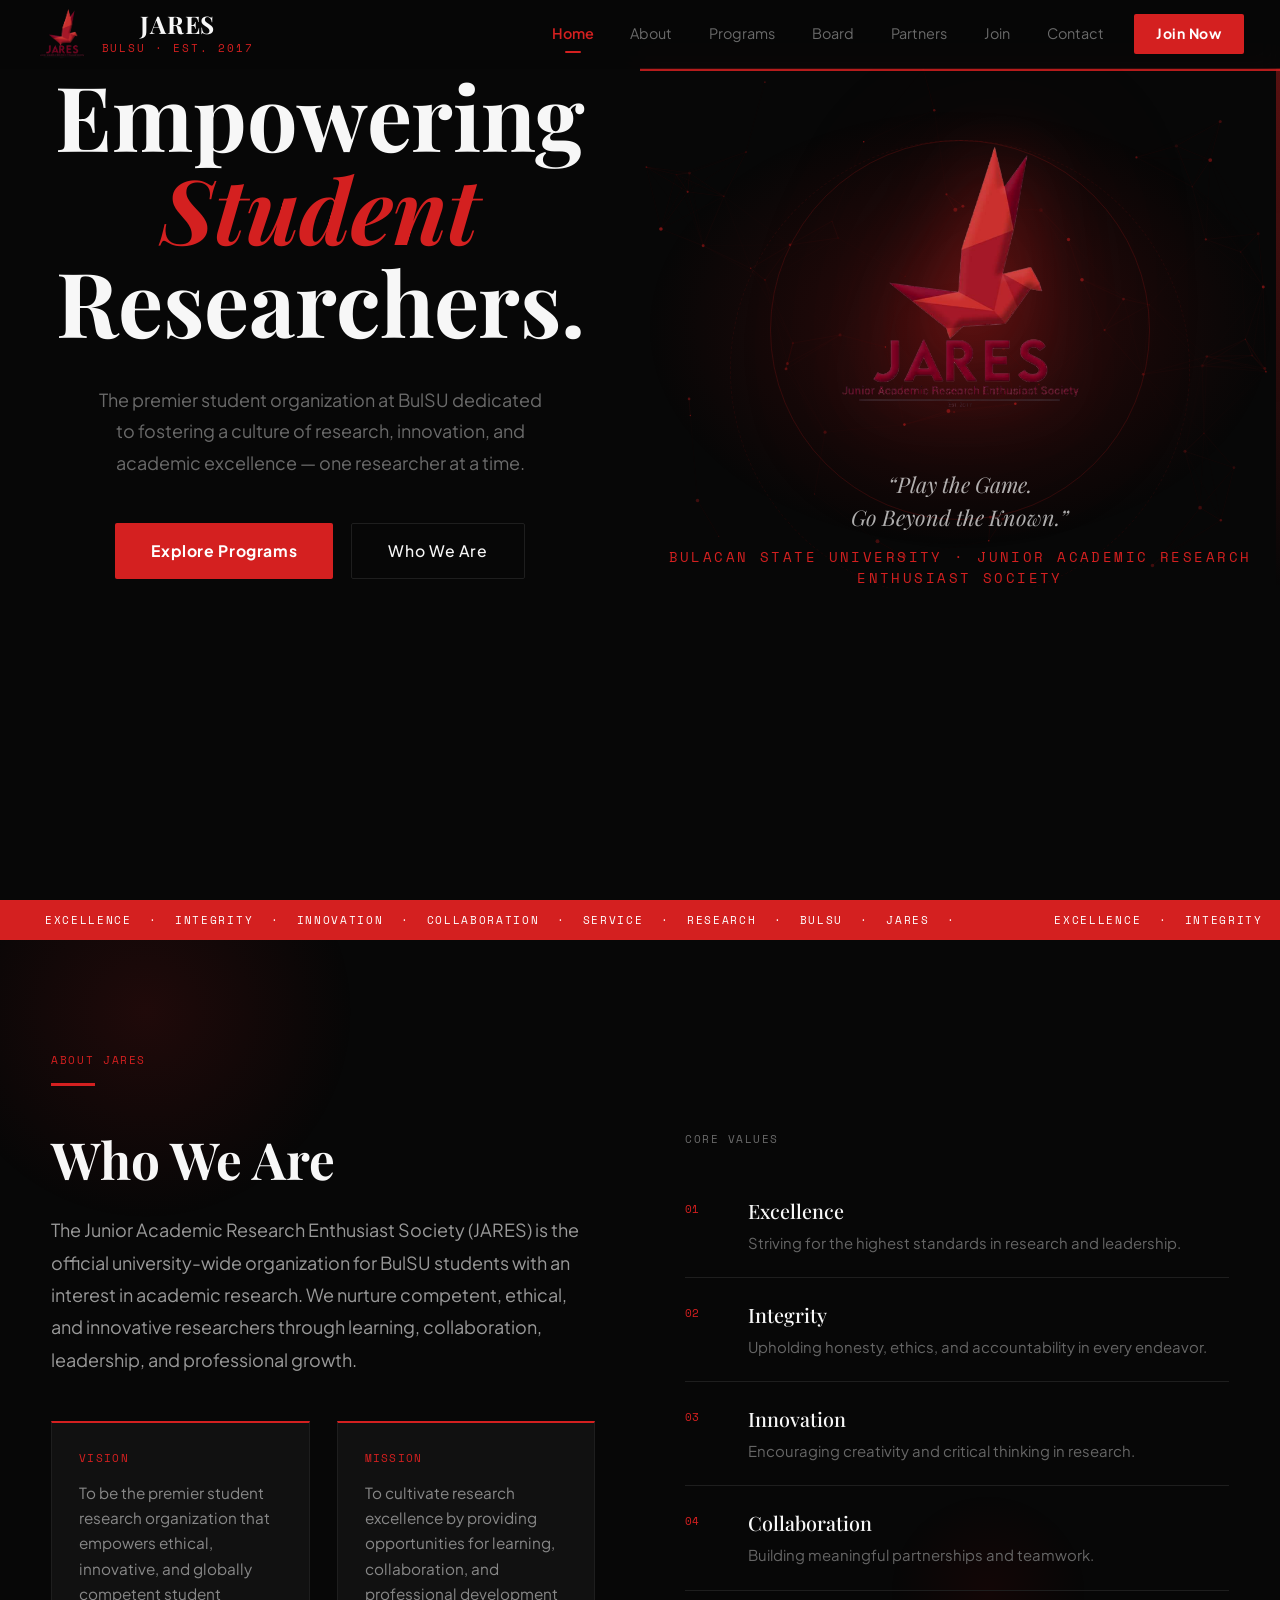
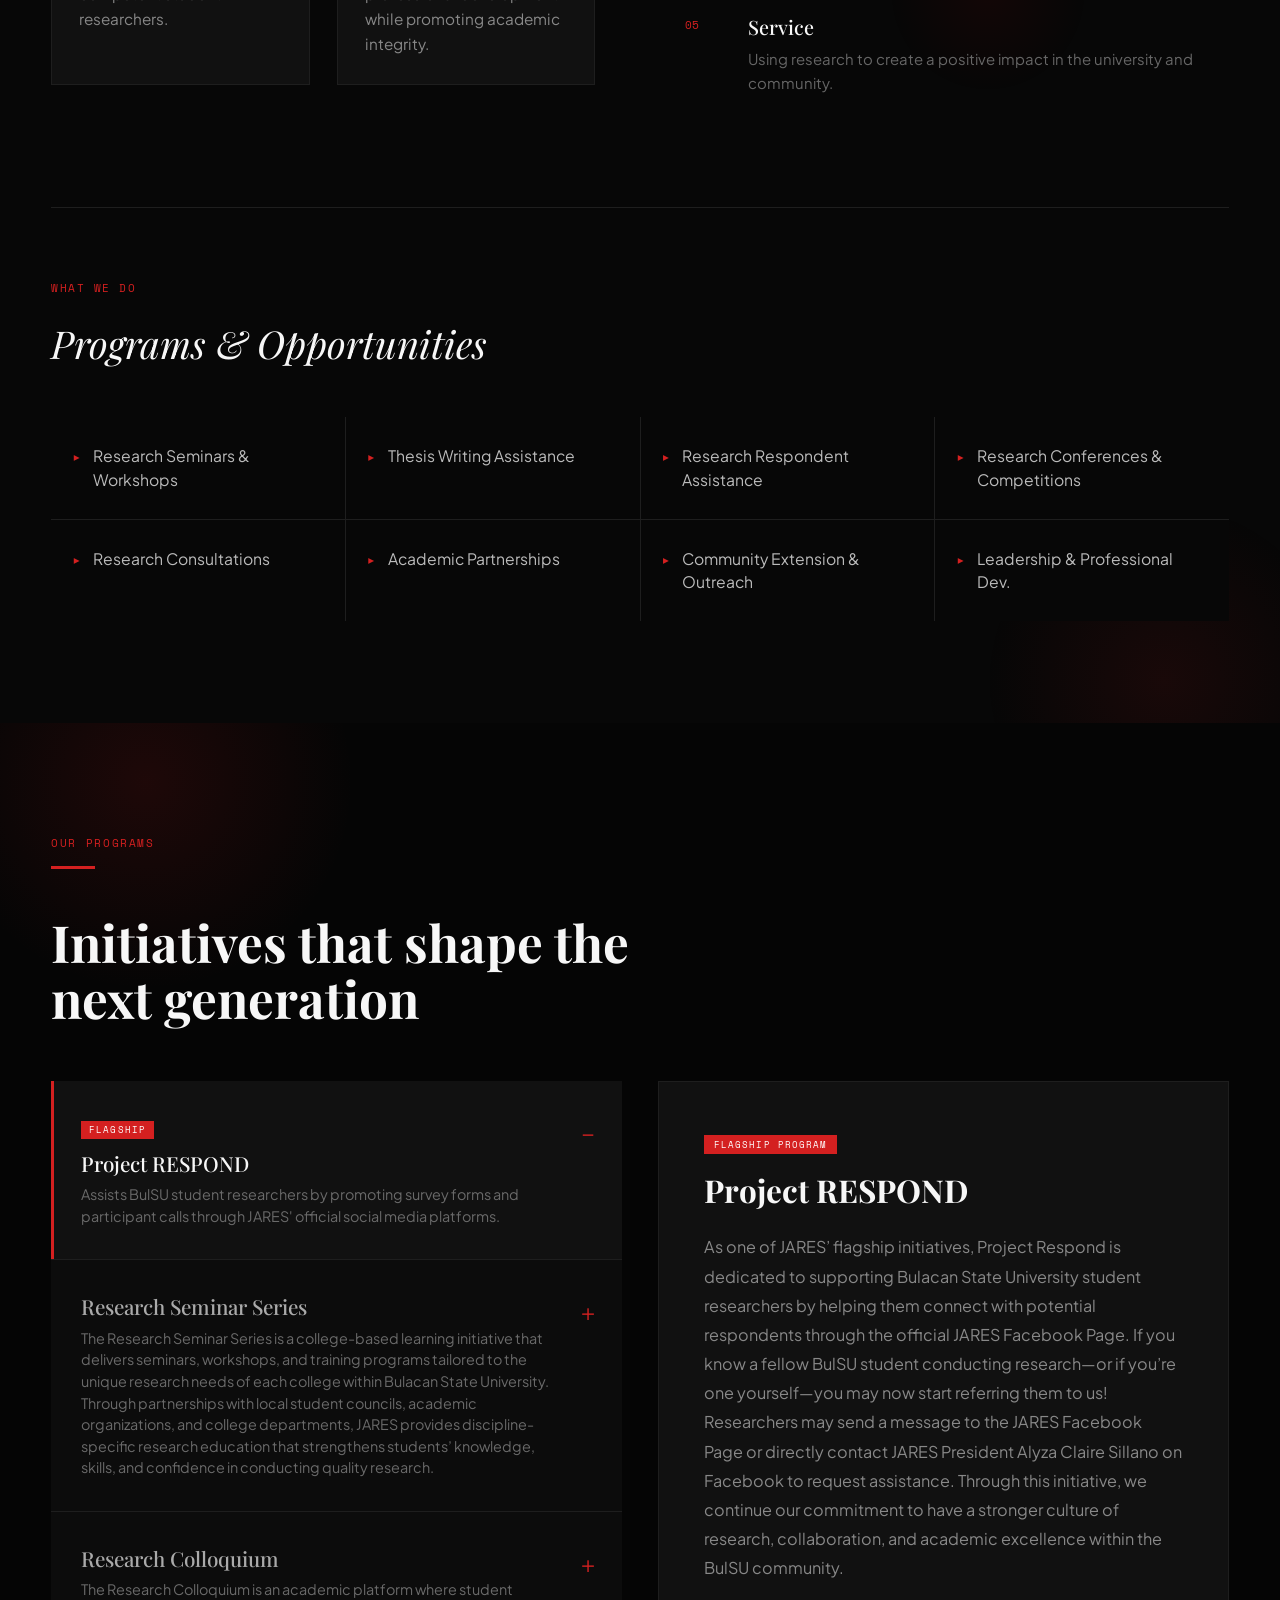
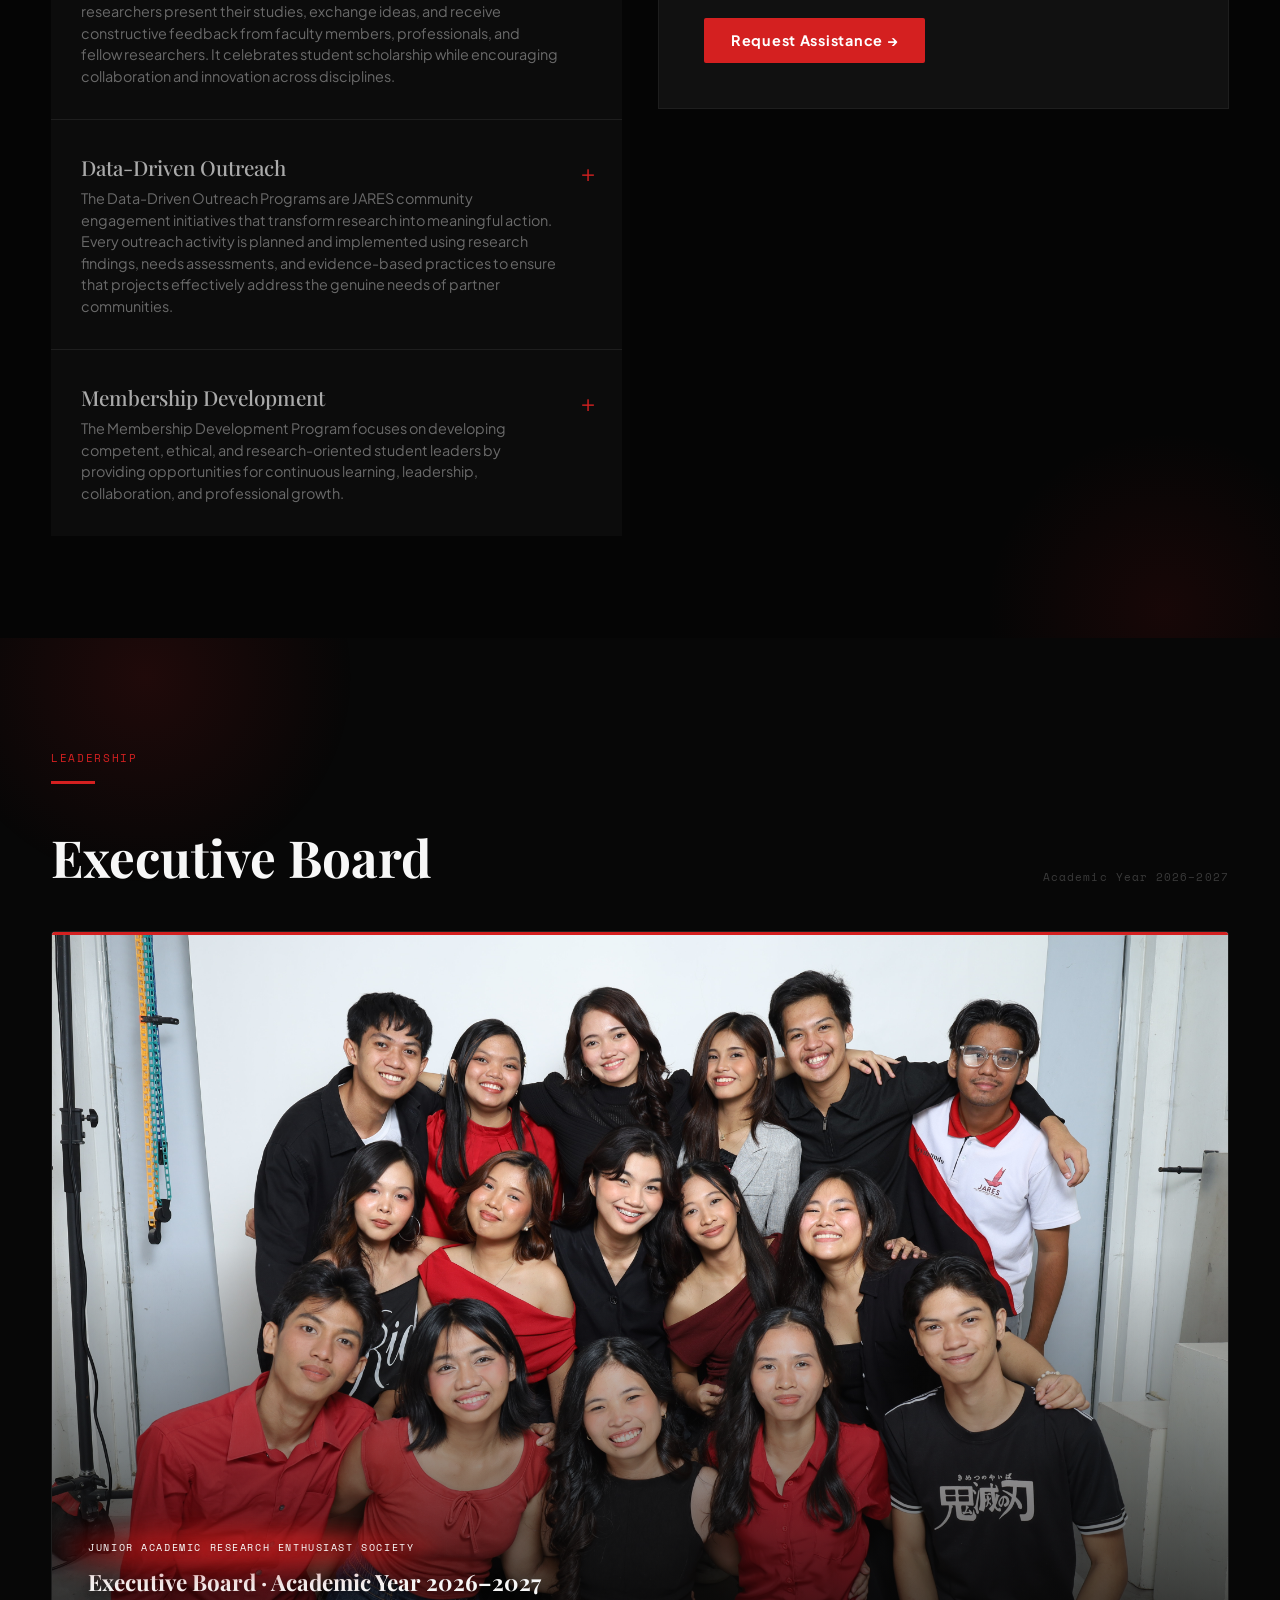
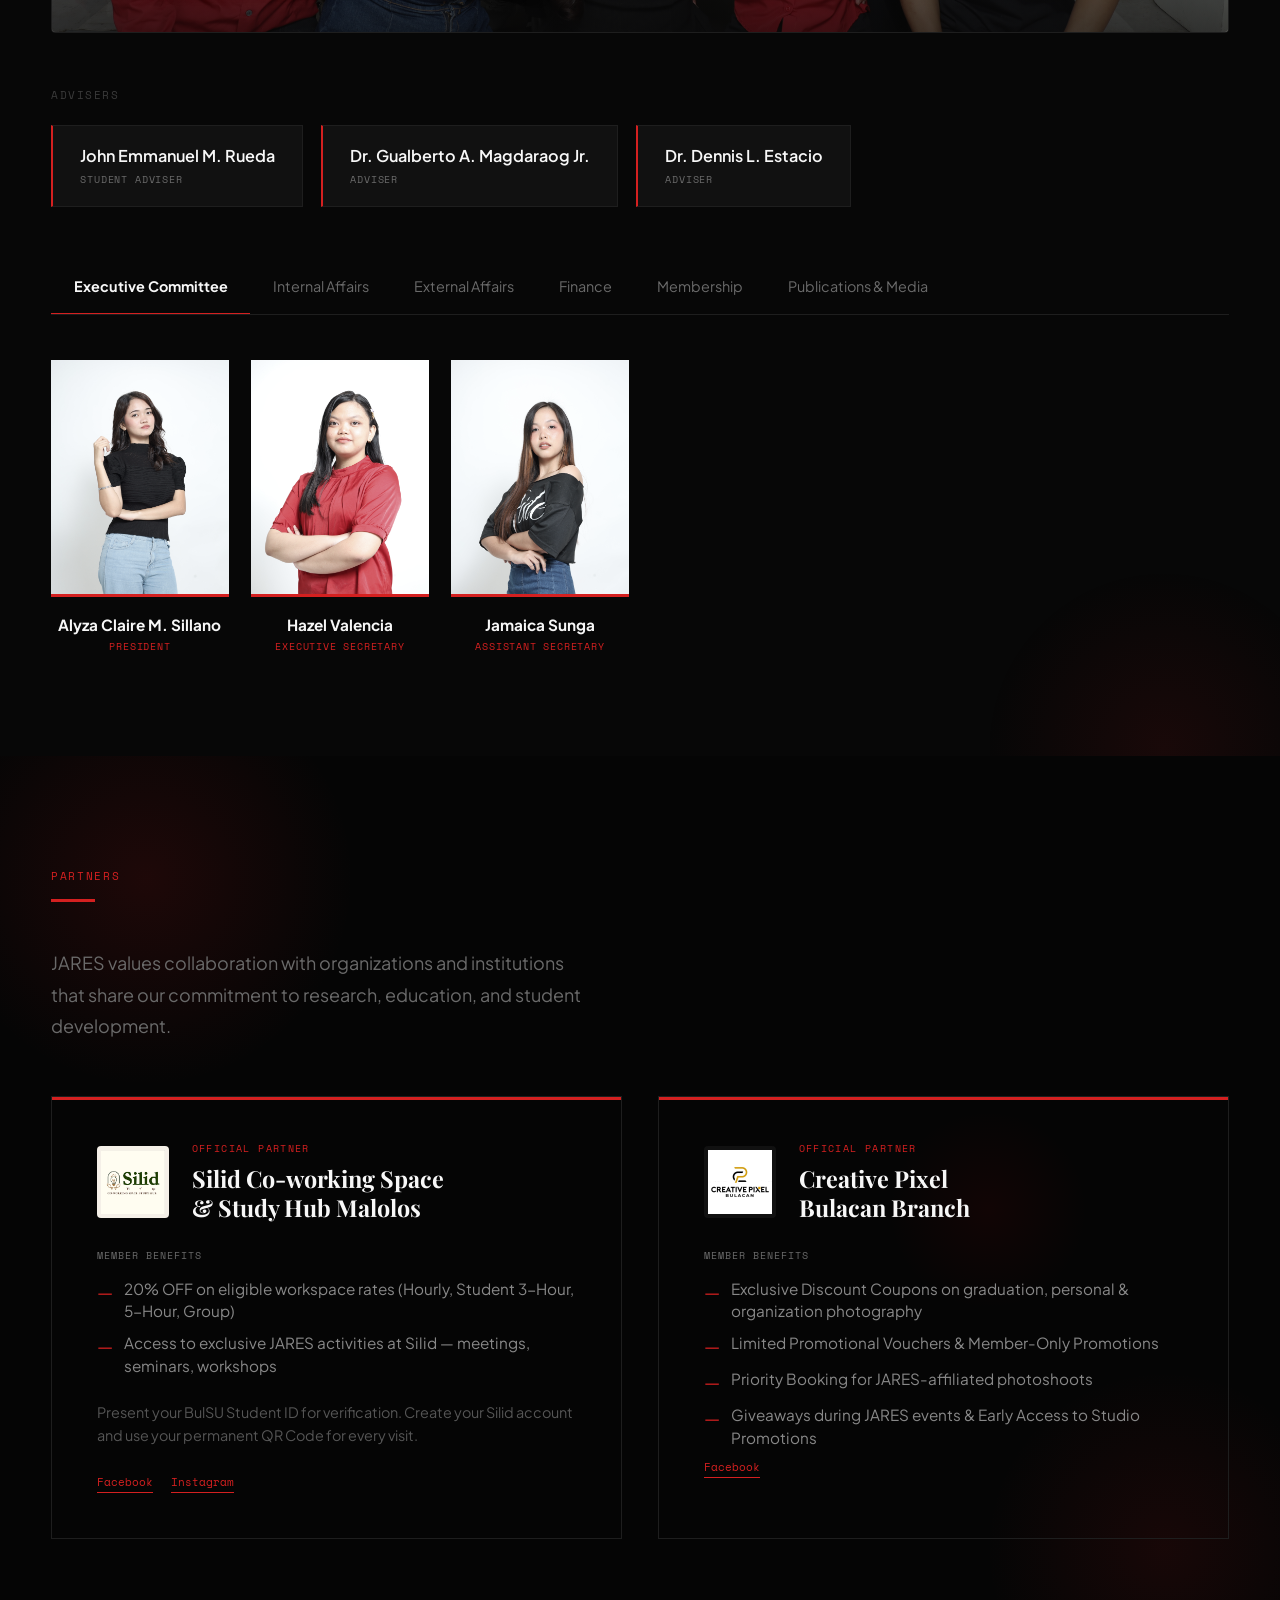
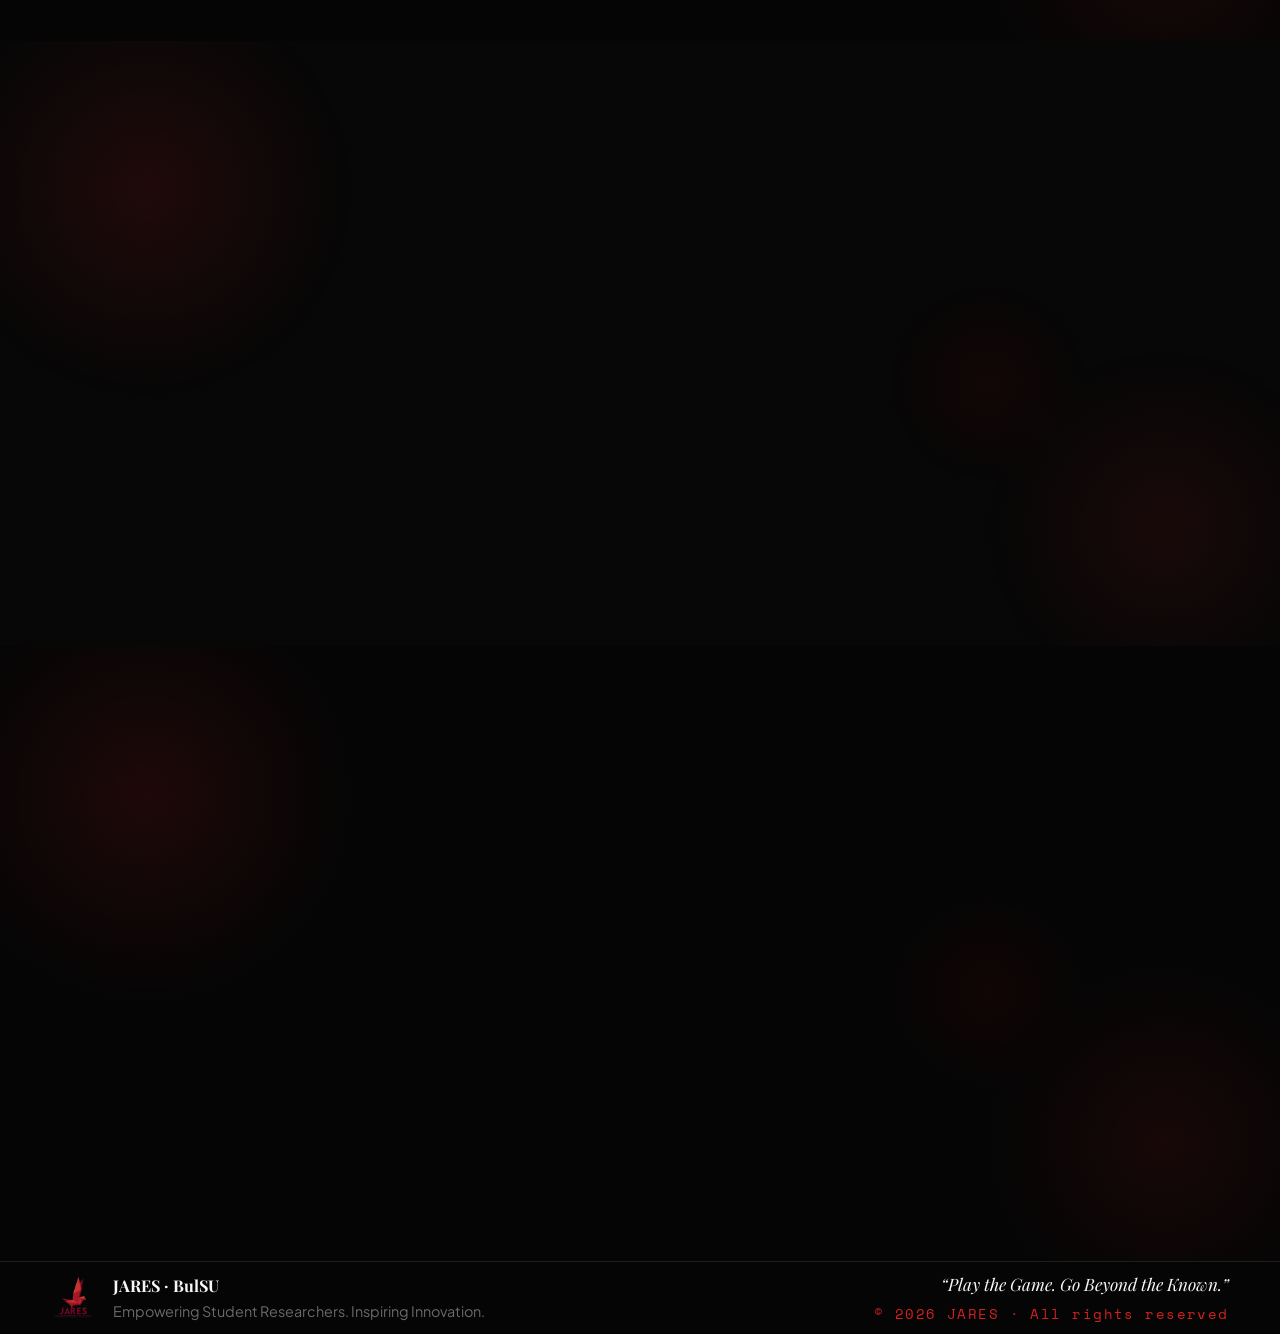
<file: index.html>
<!doctype html>
<html lang="en">
  <head>
    
    <meta charset="UTF-8" />
    <meta name="viewport" content="width=device-width, initial-scale=1.0" />
    <title>JARES - BulSU</title>

 
    <meta name="description" content="Official Website of Junior Academic Researchers Enthusiast Society : JARES">
    <meta property="og:title" content="JARES - BulSU">
    
    <script type="module" crossorigin src="/assets/index-D3d1mHYA.js"></script>
    <link rel="stylesheet" crossorigin href="/assets/index-DJxm4y3j.css">
    <link rel="icon" type="image/png" href="assets/LOGO_-_JARES_1785717766121-BWYdycDs.png">
  </head>
  <body>
    
    <div id="root"></div>
    
  </body>
</html>
</file>
<file: assets/index-DJxm4y3j.css>
@import "https://fonts.googleapis.com/css2?family=Playfair+Display:ital,wght@0,400;0,500;0,700;1,400;1,500&family=Plus+Jakarta+Sans:wght@300;400;500;600;700;800&family=Space+Mono:ital,wght@0,400;0,700;1,400&display=swap";@layer components;@layer properties{@supports (((-webkit-hyphens:none)) and (not (margin-trim:inline))) or ((-moz-orient:inline) and (not (color:rgb(from red r g b)))){*,:before,:after,::backdrop{--tw-rotate-x:initial;--tw-rotate-y:initial;--tw-rotate-z:initial;--tw-skew-x:initial;--tw-skew-y:initial;--tw-border-style:solid;--tw-shadow:0 0 #0000;--tw-shadow-color:initial;--tw-shadow-alpha:100%;--tw-inset-shadow:0 0 #0000;--tw-inset-shadow-color:initial;--tw-inset-shadow-alpha:100%;--tw-ring-color:initial;--tw-ring-shadow:0 0 #0000;--tw-inset-ring-color:initial;--tw-inset-ring-shadow:0 0 #0000;--tw-ring-inset:initial;--tw-ring-offset-width:0px;--tw-ring-offset-color:#fff;--tw-ring-offset-shadow:0 0 #0000;--tw-blur:initial;--tw-brightness:initial;--tw-contrast:initial;--tw-grayscale:initial;--tw-hue-rotate:initial;--tw-invert:initial;--tw-opacity:initial;--tw-saturate:initial;--tw-sepia:initial;--tw-drop-shadow:initial;--tw-drop-shadow-color:initial;--tw-drop-shadow-alpha:100%;--tw-drop-shadow-size:initial;--tw-ease:initial}}}@layer theme{:root,:host{--font-sans:ui-sans-serif, system-ui, sans-serif, "Apple Color Emoji", "Segoe UI Emoji", "Segoe UI Symbol", "Noto Color Emoji";--font-mono:ui-monospace, SFMono-Regular, Menlo, Monaco, Consolas, "Liberation Mono", "Courier New", monospace;--spacing:.25rem;--ease-in-out:cubic-bezier(.4, 0, .2, 1);--default-transition-duration:.15s;--default-transition-timing-function:cubic-bezier(.4, 0, .2, 1);--default-font-family:var(--font-sans);--default-mono-font-family:var(--font-mono)}}@layer base{*,:after,:before,::backdrop{box-sizing:border-box;border:0 solid;margin:0;padding:0}::file-selector-button{box-sizing:border-box;border:0 solid;margin:0;padding:0}html,:host{-webkit-text-size-adjust:100%;tab-size:4;line-height:1.5;font-family:var(--default-font-family,ui-sans-serif, system-ui, sans-serif, "Apple Color Emoji", "Segoe UI Emoji", "Segoe UI Symbol", "Noto Color Emoji");font-feature-settings:var(--default-font-feature-settings,normal);font-variation-settings:var(--default-font-variation-settings,normal);-webkit-tap-highlight-color:transparent}hr{height:0;color:inherit;border-top-width:1px}abbr:where([title]){-webkit-text-decoration:underline dotted;text-decoration:underline dotted}h1,h2,h3,h4,h5,h6{font-size:inherit;font-weight:inherit}a{color:inherit;-webkit-text-decoration:inherit;-webkit-text-decoration:inherit;-webkit-text-decoration:inherit;-webkit-text-decoration:inherit;text-decoration:inherit}b,strong{font-weight:bolder}code,kbd,samp,pre{font-family:var(--default-mono-font-family,ui-monospace, SFMono-Regular, Menlo, Monaco, Consolas, "Liberation Mono", "Courier New", monospace);font-feature-settings:var(--default-mono-font-feature-settings,normal);font-variation-settings:var(--default-mono-font-variation-settings,normal);font-size:1em}small{font-size:80%}sub,sup{vertical-align:baseline;font-size:75%;line-height:0;position:relative}sub{bottom:-.25em}sup{top:-.5em}table{text-indent:0;border-color:inherit;border-collapse:collapse}:-moz-focusring{outline:auto}progress{vertical-align:baseline}summary{display:list-item}ol,ul,menu{list-style:none}img,svg,video,canvas,audio,iframe,embed,object{vertical-align:middle;display:block}img,video{max-width:100%;height:auto}button,input,select,optgroup,textarea{font:inherit;font-feature-settings:inherit;font-variation-settings:inherit;letter-spacing:inherit;color:inherit;opacity:1;background-color:#0000;border-radius:0}::file-selector-button{font:inherit;font-feature-settings:inherit;font-variation-settings:inherit;letter-spacing:inherit;color:inherit;opacity:1;background-color:#0000;border-radius:0}:where(select:is([multiple],[size])) optgroup{font-weight:bolder}:where(select:is([multiple],[size])) optgroup option{padding-inline-start:20px}::file-selector-button{margin-inline-end:4px}::placeholder{opacity:1}@supports (not ((-webkit-appearance:-apple-pay-button))) or (contain-intrinsic-size:1px){::placeholder{color:currentColor}@supports (color:color-mix(in lab, red, red)){::placeholder{color:color-mix(in oklab, currentcolor 50%, transparent)}}}textarea{resize:vertical}::-webkit-search-decoration{-webkit-appearance:none}::-webkit-date-and-time-value{min-height:1lh;text-align:inherit}::-webkit-datetime-edit{display:inline-flex}::-webkit-datetime-edit-fields-wrapper{padding:0}::-webkit-datetime-edit{padding-block:0}::-webkit-datetime-edit-year-field{padding-block:0}::-webkit-datetime-edit-month-field{padding-block:0}::-webkit-datetime-edit-day-field{padding-block:0}::-webkit-datetime-edit-hour-field{padding-block:0}::-webkit-datetime-edit-minute-field{padding-block:0}::-webkit-datetime-edit-second-field{padding-block:0}::-webkit-datetime-edit-millisecond-field{padding-block:0}::-webkit-datetime-edit-meridiem-field{padding-block:0}::-webkit-calendar-picker-indicator{line-height:1}:-moz-ui-invalid{box-shadow:none}button,input:where([type=button],[type=reset],[type=submit]){appearance:button}::file-selector-button{appearance:button}::-webkit-inner-spin-button{height:auto}::-webkit-outer-spin-button{height:auto}[hidden]:where(:not([hidden=until-found])){display:none!important}}@layer utilities{.visible{visibility:visible}.absolute{position:absolute}.fixed{position:fixed}.relative{position:relative}.sticky{position:sticky}.start{inset-inline-start:var(--spacing)}.block{display:block}.flex{display:flex}.grid{display:grid}.hidden{display:none}.inline{display:inline}.inline-block{display:inline-block}.transform{transform:var(--tw-rotate-x,) var(--tw-rotate-y,) var(--tw-rotate-z,) var(--tw-skew-x,) var(--tw-skew-y,)}.resize{resize:both}.border{border-style:var(--tw-border-style);border-width:1px}.uppercase{text-transform:uppercase}.italic{font-style:italic}.ring{--tw-ring-shadow:var(--tw-ring-inset,) 0 0 0 calc(1px + var(--tw-ring-offset-width)) var(--tw-ring-color,currentcolor);box-shadow:var(--tw-inset-shadow), var(--tw-inset-ring-shadow), var(--tw-ring-offset-shadow), var(--tw-ring-shadow), var(--tw-shadow)}.filter{filter:var(--tw-blur,) var(--tw-brightness,) var(--tw-contrast,) var(--tw-grayscale,) var(--tw-hue-rotate,) var(--tw-invert,) var(--tw-saturate,) var(--tw-sepia,) var(--tw-drop-shadow,)}.transition{transition-property:color,background-color,border-color,outline-color,text-decoration-color,fill,stroke,--tw-gradient-from,--tw-gradient-via,--tw-gradient-to,opacity,box-shadow,transform,translate,scale,rotate,filter,-webkit-backdrop-filter,backdrop-filter,display,content-visibility,overlay,pointer-events;transition-timing-function:var(--tw-ease,var(--default-transition-timing-function));transition-duration:var(--tw-duration,var(--default-transition-duration))}.ease-in-out{--tw-ease:var(--ease-in-out);transition-timing-function:var(--ease-in-out)}}:root{--bg:#070707;--bg2:#0c0c0c;--bg3:#111;--border:#1e1e1e;--red:#d42020;--red-dark:#aa1818;--red-glow:#d420202e;--white:#f7f7f7;--muted:#6a6a6a;--subtle:#3a3a3a;--font-display:"Playfair Display", Georgia, serif;--font-body:"Plus Jakarta Sans", system-ui, sans-serif;--font-mono:"Space Mono", monospace}*{box-sizing:border-box}html{scroll-behavior:smooth;font-size:18px}body{background:var(--bg);color:var(--white);font-family:var(--font-body);-webkit-font-smoothing:antialiased;overflow-x:hidden}::-webkit-scrollbar{width:3px}::-webkit-scrollbar-track{background:var(--bg)}::-webkit-scrollbar-thumb{background:var(--red)}@keyframes fadeUp{0%{opacity:0;transform:translateY(28px)}to{opacity:1;transform:translateY(0)}}@keyframes fadeIn{0%{opacity:0}to{opacity:1}}@keyframes slideLeft{0%{opacity:0;transform:translate(40px)}to{opacity:1;transform:translate(0)}}@keyframes lineGrow{0%{transform-origin:0;transform:scaleX(0)}to{transform-origin:0;transform:scaleX(1)}}@keyframes pulse-red{0%,to{box-shadow:0 0 0 0 var(--red-glow)}50%{box-shadow:0 0 0 12px #0000}}@keyframes float{0%,to{transform:translateY(0)}50%{transform:translateY(-8px)}}@keyframes floatA{0%,to{transform:translate(0)scale(1)}33%{transform:translate(30px,-20px)scale(1.08)}66%{transform:translate(-20px,15px)scale(.95)}}@keyframes floatB{0%,to{transform:translate(0)scale(1)}33%{transform:translate(-25px,20px)scale(1.05)}66%{transform:translate(18px,-18px)scale(.97)}}@keyframes glowPulse{0%,to{opacity:.5}50%{opacity:1}}@keyframes borderGlow{0%,to{box-shadow:0 0 #d4202000}50%{box-shadow:0 0 24px 4px #d420202e}}@keyframes spinSlow{0%{transform:rotate(0)}to{transform:rotate(360deg)}}@keyframes logoPulse{0%,to{filter:drop-shadow(0 0 40px #d4202073)drop-shadow(0 0 80px #d4202033);transform:scale(1)}50%{filter:drop-shadow(0 0 60px #d42020b3)drop-shadow(0 0 120px #d4202059);transform:scale(1.03)}}@keyframes scanline{0%{background-position:0 0}to{background-position:0 100px}}@keyframes marquee{0%{transform:translate(0)}to{transform:translate(-50%)}}.reveal{opacity:0;transition:opacity .7s,transform .7s;transform:translateY(32px)}.reveal.visible{opacity:1;transform:translateY(0)}.reveal-left{opacity:0;transition:opacity .7s,transform .7s;transform:translate(-32px)}.reveal-left.visible{opacity:1;transform:translate(0)}.reveal-right{opacity:0;transition:opacity .7s,transform .7s;transform:translate(32px)}.reveal-right.visible{opacity:1;transform:translate(0)}.stagger>:first-child{transition-delay:50ms}.stagger>:nth-child(2){transition-delay:.12s}.stagger>:nth-child(3){transition-delay:.19s}.stagger>:nth-child(4){transition-delay:.26s}.stagger>:nth-child(5){transition-delay:.33s}.stagger>:nth-child(6){transition-delay:.4s}.stagger>:nth-child(7){transition-delay:.47s}.tag{font-family:var(--font-mono);letter-spacing:.15em;text-transform:uppercase;color:var(--red);font-size:.6rem}.red-bar{background:var(--red);width:44px;height:3px;margin:.75rem 0 2.5rem;animation:.6s forwards lineGrow}.officer-card{transition:transform .3s,box-shadow .3s}.officer-card:hover{transform:translateY(-6px);box-shadow:0 16px 40px #d4202026}.officer-card:hover .officer-img{filter:grayscale(0%)!important}.marquee-track{width:max-content;animation:24s linear infinite marquee;display:flex}@media (width<=860px){.hide-mob{display:none!important}.show-mob{display:block!important}.hero-split{grid-template-columns:1fr!important}.hero-img-col{order:-1;min-height:260px!important}.two-col{grid-template-columns:1fr!important;gap:2.5rem!important}.three-col{grid-template-columns:1fr 1fr!important}.footer-flex{text-align:left!important;flex-direction:column!important;gap:1.5rem!important}}@media (width>=861px){.show-mob{display:none!important}}@property --tw-rotate-x{syntax:"*";inherits:false}@property --tw-rotate-y{syntax:"*";inherits:false}@property --tw-rotate-z{syntax:"*";inherits:false}@property --tw-skew-x{syntax:"*";inherits:false}@property --tw-skew-y{syntax:"*";inherits:false}@property --tw-border-style{syntax:"*";inherits:false;initial-value:solid}@property --tw-shadow{syntax:"*";inherits:false;initial-value:0 0 #0000}@property --tw-shadow-color{syntax:"*";inherits:false}@property --tw-shadow-alpha{syntax:"<percentage>";inherits:false;initial-value:100%}@property --tw-inset-shadow{syntax:"*";inherits:false;initial-value:0 0 #0000}@property --tw-inset-shadow-color{syntax:"*";inherits:false}@property --tw-inset-shadow-alpha{syntax:"<percentage>";inherits:false;initial-value:100%}@property --tw-ring-color{syntax:"*";inherits:false}@property --tw-ring-shadow{syntax:"*";inherits:false;initial-value:0 0 #0000}@property --tw-inset-ring-color{syntax:"*";inherits:false}@property --tw-inset-ring-shadow{syntax:"*";inherits:false;initial-value:0 0 #0000}@property --tw-ring-inset{syntax:"*";inherits:false}@property --tw-ring-offset-width{syntax:"<length>";inherits:false;initial-value:0}@property --tw-ring-offset-color{syntax:"*";inherits:false;initial-value:#fff}@property --tw-ring-offset-shadow{syntax:"*";inherits:false;initial-value:0 0 #0000}@property --tw-blur{syntax:"*";inherits:false}@property --tw-brightness{syntax:"*";inherits:false}@property --tw-contrast{syntax:"*";inherits:false}@property --tw-grayscale{syntax:"*";inherits:false}@property --tw-hue-rotate{syntax:"*";inherits:false}@property --tw-invert{syntax:"*";inherits:false}@property --tw-opacity{syntax:"*";inherits:false}@property --tw-saturate{syntax:"*";inherits:false}@property --tw-sepia{syntax:"*";inherits:false}@property --tw-drop-shadow{syntax:"*";inherits:false}@property --tw-drop-shadow-color{syntax:"*";inherits:false}@property --tw-drop-shadow-alpha{syntax:"<percentage>";inherits:false;initial-value:100%}@property --tw-drop-shadow-size{syntax:"*";inherits:false}@property --tw-ease{syntax:"*";inherits:false}
</file>
